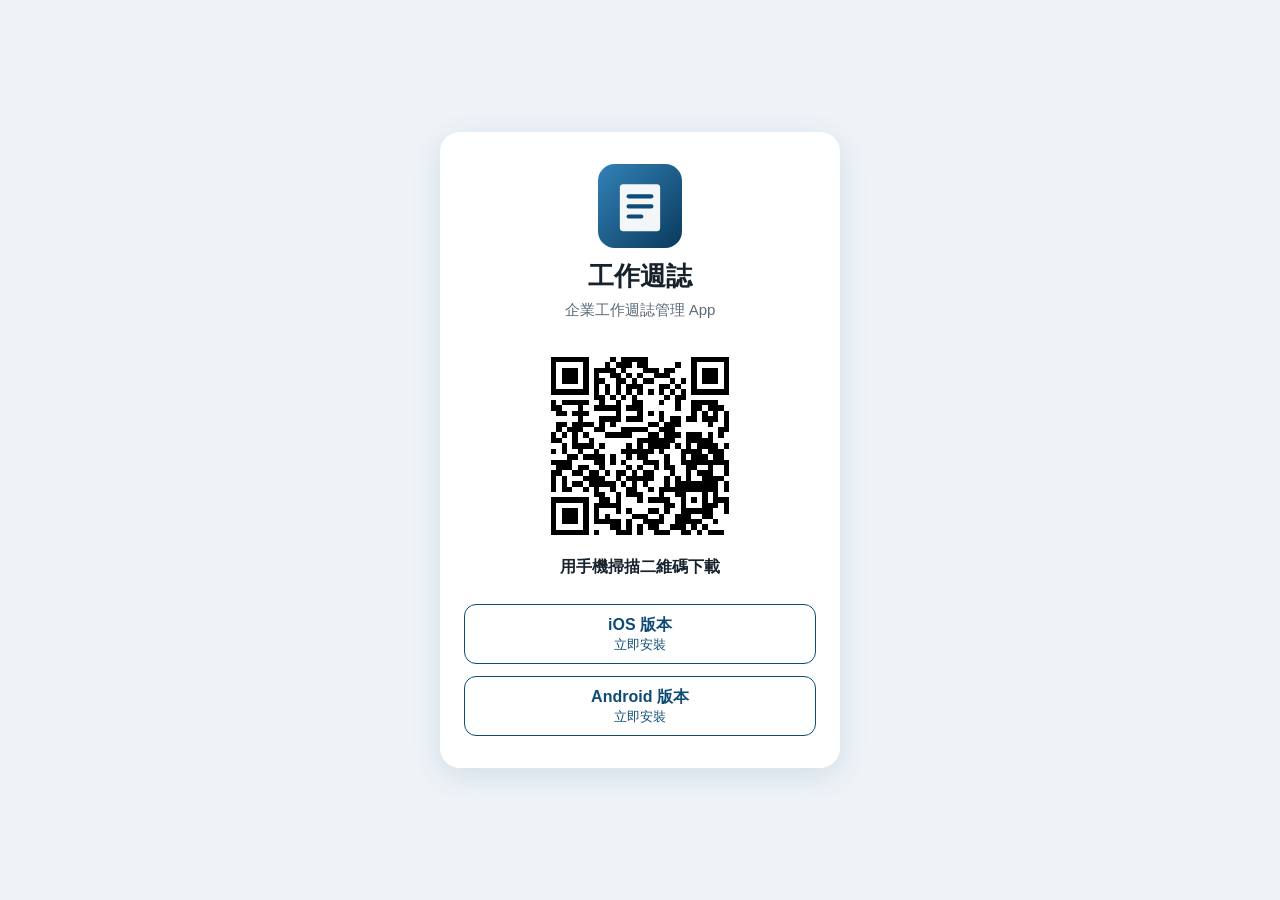
<file: download/index.html>
<!doctype html>
<html lang="zh-Hant">
<head>
<meta charset="utf-8" />
<meta name="viewport" content="width=device-width, initial-scale=1" />
<title>下載工作週誌</title>
<meta name="theme-color" content="#0f4c75" />
<link rel="icon" href="../icon.svg" />
<style>
  :root {
    --ink: #17222c;
    --muted: #5d6b78;
    --line: #dbe3ea;
    --bg: #eef3f7;
    --card: #ffffff;
    --brand: #0f4c75;
    --brand-soft: #e4eff7;
    --warn-bg: #fff4dc;
    --warn-ink: #6d4c00;
  }
  * { box-sizing: border-box; }
  body {
    margin: 0;
    min-height: 100vh;
    padding: 24px 16px;
    display: flex;
    align-items: center;
    justify-content: center;
    background: var(--bg);
    color: var(--ink);
    font: 16px/1.6 -apple-system, "PingFang TC", "Microsoft JhengHei", "Noto Sans TC", sans-serif;
  }
  main {
    width: 100%;
    max-width: 400px;
    padding: 32px 24px;
    background: var(--card);
    border-radius: 20px;
    box-shadow: 0 8px 30px rgba(15, 76, 117, .12);
    text-align: center;
  }
  .logo { width: 84px; height: 84px; display: block; margin: 0 auto 12px; }
  h1 { margin: 0; font-size: 26px; line-height: 1.3; }
  .sub { margin: 4px 0 24px; color: var(--muted); font-size: 15px; }
  .qr { display: none; margin-bottom: 24px; }
  .qr img { width: 200px; height: 200px; display: block; margin: 0 auto 8px; }
  .qr p { margin: 0; font-weight: 600; }
  .is-desktop .qr { display: block; }
  .buttons { display: flex; flex-direction: column; gap: 12px; }
  .is-android .buttons { flex-direction: column-reverse; }
  .btn {
    display: flex;
    flex-direction: column;
    align-items: center;
    justify-content: center;
    text-align: center;
    width: 100%;
    min-height: 60px;
    padding: 9px 16px;
    border: 1px solid var(--brand);
    border-radius: 12px;
    background: var(--card);
    color: var(--brand);
    font: inherit;
    font-weight: 700;
    line-height: 1.35;
    text-decoration: none;
    cursor: pointer;
  }
  .btn small { display: block; font-size: 13px; font-weight: 500; }
  .btn[aria-expanded="true"], .is-ios #btn-ios, .is-android #btn-android, .primary {
    background: var(--brand);
    color: #fff;
  }
  .steps { margin-top: 20px; padding: 16px; border-radius: 12px; background: var(--brand-soft); text-align: left; }
  .steps[hidden] { display: none; }
  .steps h2 { margin: 0 0 8px; font-size: 17px; }
  .steps ol { margin: 0 0 14px; padding-left: 22px; }
  .steps li + li { margin-top: 6px; }
  .steps p { margin: 0 0 14px; }
  .warn { display: none; margin: 0 0 16px; padding: 12px; border-radius: 10px; background: var(--warn-bg); color: var(--warn-ink); font-size: 15px; text-align: left; }
  .in-app .warn { display: block; }
  .warn button { margin-top: 8px; padding: 6px 12px; border: 1px solid currentColor; border-radius: 8px; background: none; color: inherit; font: inherit; cursor: pointer; }
</style>
</head>
<body class="is-desktop">
<main>
  <img class="logo" src="../icon.svg" alt="" />
  <h1>工作週誌</h1>
  <p class="sub">企業工作週誌管理 App</p>

  <div class="warn" id="warn">
    你現在是在 LINE 或其他 App 裡開啟，無法安裝。請複製網址，改用 Safari 或 Chrome 開啟。
    <br /><button type="button" id="copy">複製網址</button>
  </div>

  <div class="qr">
    <img src="./qr.svg" alt="下載頁二維碼" />
    <p>用手機掃描二維碼下載</p>
  </div>

  <div class="buttons">
    <button class="btn" id="btn-ios" type="button" aria-expanded="false" aria-controls="steps-ios">iOS 版本<small>立即安裝</small></button>
    <button class="btn" id="btn-android" type="button" aria-expanded="false" aria-controls="steps-android">Android 版本<small>立即安裝</small></button>
  </div>

  <section class="steps" id="steps-ios" hidden>
    <h2>iPhone 安裝步驟</h2>
    <ol>
      <li>按下方按鈕，打開工作週誌。</li>
      <li>點瀏覽器的<strong>分享</strong>按鈕。</li>
      <li>往下滑，選<strong>加入主畫面</strong>，再按<strong>新增</strong>。</li>
      <li>之後從桌面的圖示開啟即可。</li>
    </ol>
    <a class="btn primary js-open-app" href="../index.html">打開工作週誌</a>
  </section>

  <section class="steps" id="steps-android" hidden>
    <div id="android-apk" hidden>
      <h2>Android 安裝步驟</h2>
      <ol>
        <li>按下方按鈕下載安裝檔。</li>
        <li>下載完成後點開檔案。</li>
        <li>若跳出提示，選擇<strong>允許此來源</strong>，再按<strong>安裝</strong>。</li>
      </ol>
      <a class="btn primary" id="apk-link" href="#" download>下載 APK</a>
    </div>
    <div id="android-pwa">
      <h2>Android 安裝步驟</h2>
      <ol>
        <li>按下方按鈕，用 Chrome 打開工作週誌。</li>
        <li>點右上角的<strong>⋮</strong>選單。</li>
        <li>選<strong>加到主畫面</strong>或<strong>安裝應用程式</strong>。</li>
      </ol>
      <a class="btn primary js-open-app" href="../index.html">打開工作週誌</a>
    </div>
  </section>
</main>

<script>
  // 打包好 APK 後填入檔名（例如 "./work-journal.apk"），Android 按鈕就會改成下載 APK。
  const APK_URL = "";

  const ua = navigator.userAgent;
  const isIOS = /iPhone|iPad|iPod/.test(ua) || (navigator.platform === "MacIntel" && navigator.maxTouchPoints > 1);
  const isAndroid = /Android/.test(ua);
  const isInApp = /\bLine\/|FBAN|FBAV|Instagram|MicroMessenger/i.test(ua);

  document.body.classList.remove("is-desktop");
  document.body.classList.add(isIOS ? "is-ios" : isAndroid ? "is-android" : "is-desktop");
  if (isInApp) document.body.classList.add("in-app");

  if (APK_URL) {
    document.getElementById("android-apk").hidden = false;
    document.getElementById("android-pwa").hidden = true;
    document.getElementById("apk-link").href = APK_URL;
  }

  function toggle(name) {
    for (const key of ["ios", "android"]) {
      const open = key === name && document.getElementById("steps-" + key).hidden;
      document.getElementById("steps-" + key).hidden = !open;
      document.getElementById("btn-" + key).setAttribute("aria-expanded", String(open));
      if (open) document.getElementById("steps-" + key).scrollIntoView({ behavior: "smooth", block: "nearest" });
    }
  }
  document.getElementById("btn-ios").addEventListener("click", () => toggle("ios"));
  document.getElementById("btn-android").addEventListener("click", () => toggle("android"));

  document.getElementById("copy").addEventListener("click", async (event) => {
    try {
      await navigator.clipboard.writeText(location.href);
      event.target.textContent = "已複製";
    } catch {
      window.prompt("請長按複製這個網址", location.href);
    }
  });
</script>
</body>
</html>
</file>
